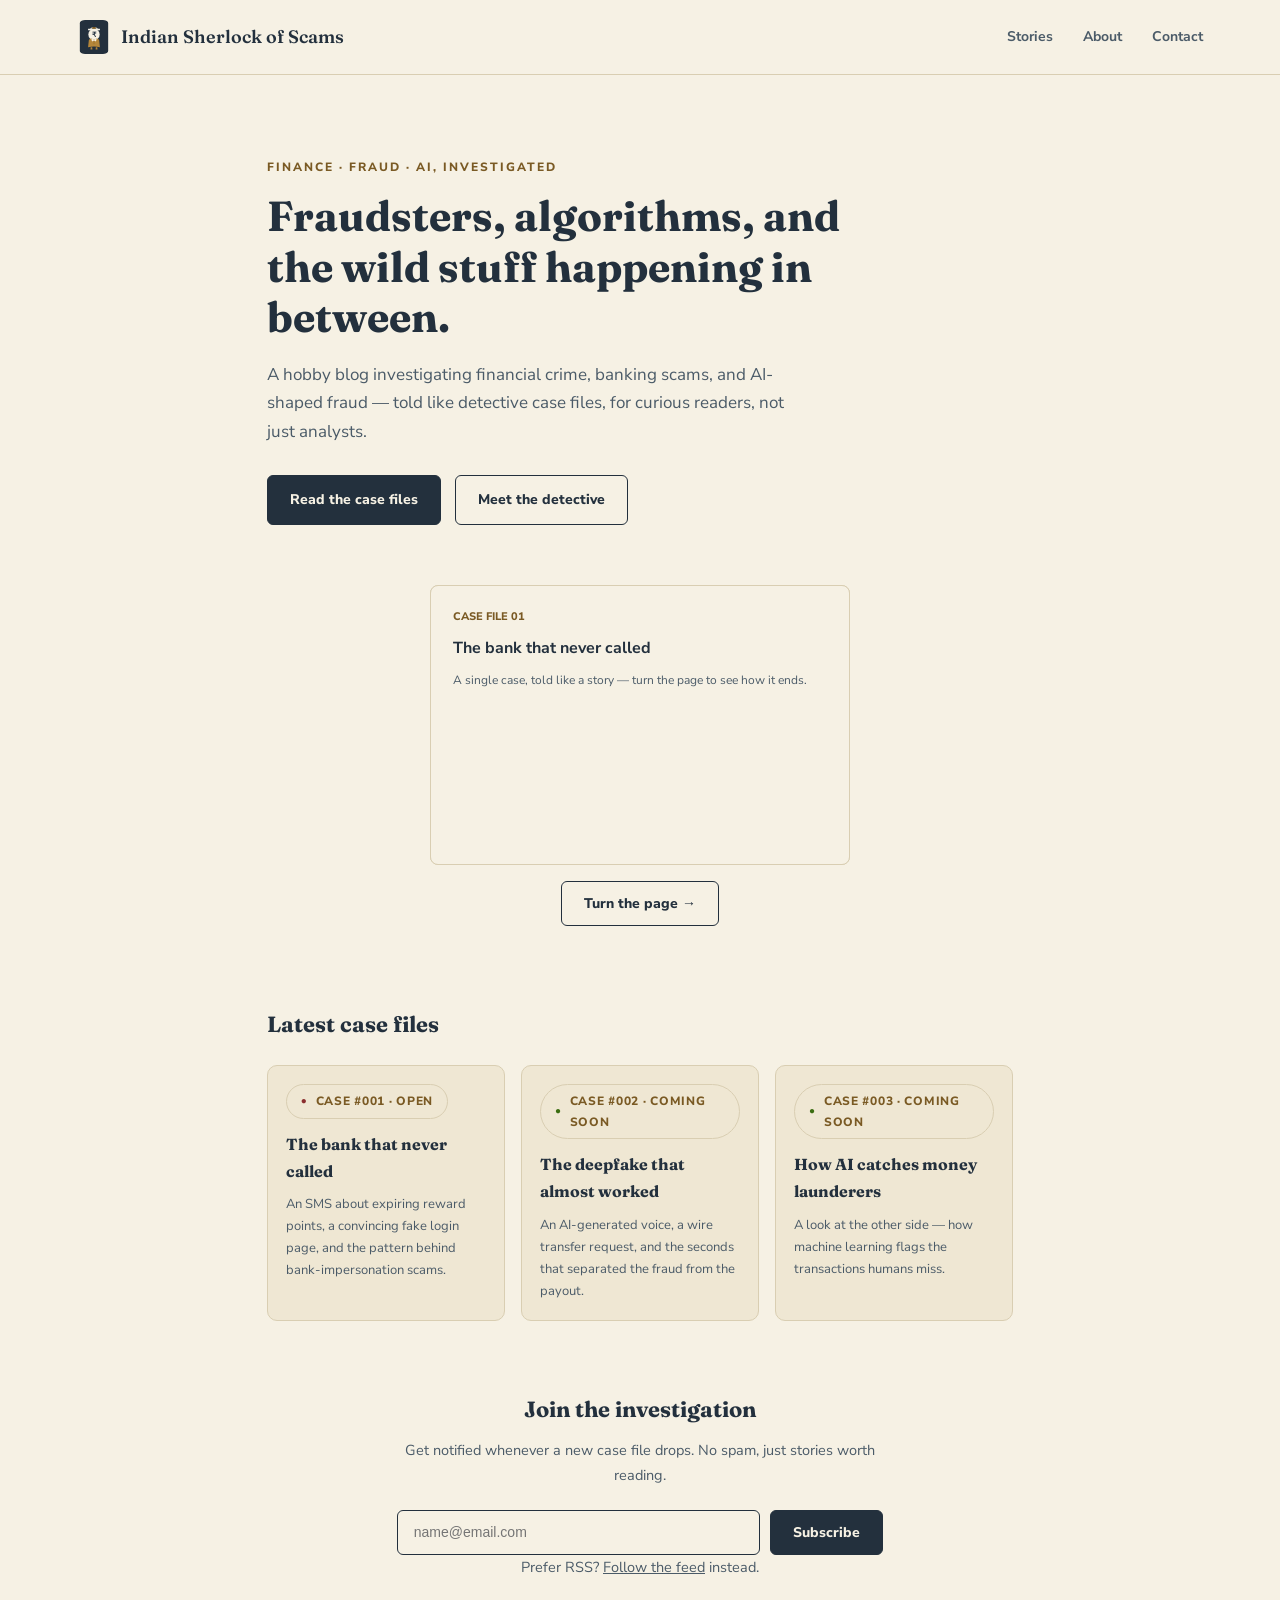
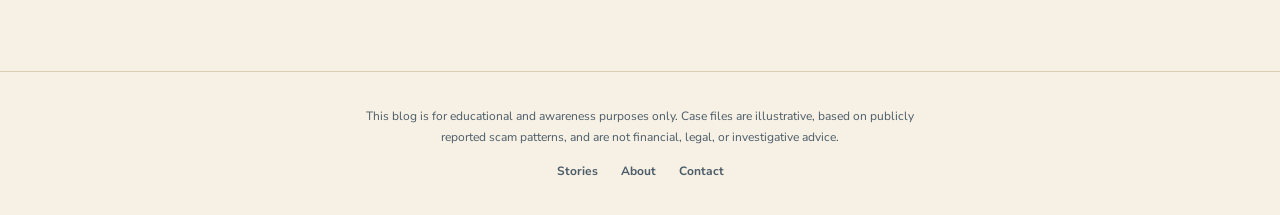
<file: index.html>
<!DOCTYPE html>
<html lang="en">
<head>
<meta charset="UTF-8">
<meta name="viewport" content="width=device-width, initial-scale=1.0">
<title>Indian Sherlock of Scams — Finance, fraud, and AI, investigated</title>
<meta name="description" content="A hobby blog investigating financial crime, banking fraud, and AI scams — told like detective case files.">
<link rel="icon" href="assets/logo-icon.svg" type="image/svg+xml">
<link rel="stylesheet" href="styles.css">
<style>
  @import url('https://fonts.googleapis.com/css2?family=Fraunces:wght@400;600;700&family=Nunito+Sans:wght@400;600;800&display=swap');

  .hero{
    max-width:900px;
    margin:0 auto;
    padding:70px 6vw 40px;
    position:relative;
    z-index:2;
  }
  .eyebrow{
    font-size:12px; font-weight:800; letter-spacing:2px;
    color:var(--gold-dark); margin-bottom:14px;
  }
  .hero h1{
    font-size:42px; line-height:1.2; margin:0 0 18px; max-width:640px;
  }
  .hero p.lede{
    font-size:17px; color:var(--ink-soft); max-width:520px; margin:0 0 28px;
  }
  .hero-actions{ display:flex; gap:14px; flex-wrap:wrap; }

  .book-scene{
    max-width:900px; margin:20px auto 0; padding:0 6vw 20px;
    position:relative; z-index:2;
  }
  .book{
    position:relative; max-width:420px; height:280px; margin:0 auto;
    perspective:1400px;
  }
  .book-base, .book-page{
    position:absolute; inset:0;
    background:var(--parchment-2);
    border:1px solid var(--line);
    border-radius:8px;
    padding:22px;
  }
  .book-page{
    transform-origin:left center;
    transition:transform 0.8s ease;
    background:var(--parchment);
  }
  .book-page p.k{ font-size:11px; color:var(--gold-dark); font-weight:800; margin:0 0 8px; }
  .book-page p.t{ font-size:16px; font-weight:700; margin:0 0 8px; }
  .book-page p.s{ font-size:12px; color:var(--ink-soft); margin:0; }
  #book-btn{ display:block; margin:16px auto 0; }

  section.latest{
    max-width:900px; margin:60px auto 0; padding:0 6vw;
    position:relative; z-index:2;
  }
  section.latest h2{ font-size:22px; margin:0 0 22px; }
  .case-grid{
    display:grid;
    grid-template-columns:repeat(auto-fit, minmax(220px,1fr));
    gap:16px;
  }
  .case-card{
    background:var(--parchment-2);
    border:1px solid var(--line);
    border-radius:10px;
    padding:18px;
    text-decoration:none;
    color:var(--ink);
    display:block;
    transition:transform 0.15s ease, border-color 0.15s ease;
  }
  .case-card:hover{ transform:translateY(-3px); border-color:var(--gold-dark); }
  .case-card .badge{ margin-bottom:12px; }
  .case-card h3{ font-size:16px; margin:0 0 8px; }
  .case-card p{ font-size:13px; color:var(--ink-soft); margin:0; }

  section.subscribe{
    max-width:640px; margin:70px auto 0; padding:0 6vw 70px;
    text-align:center; position:relative; z-index:2;
  }
  section.subscribe h2{ font-size:22px; margin:0 0 10px; }
  section.subscribe p{ color:var(--ink-soft); margin:0 0 22px; font-size:14.5px; }
  .sub-form{ display:flex; gap:10px; flex-wrap:wrap; justify-content:center; }
  .sub-form input[type=email]{
    flex:1; min-width:220px; padding:12px 16px;
    border:1px solid var(--ink); border-radius:6px;
    font-size:14px; background:var(--parchment);
  }
  .sub-note{ font-size:12px; color:var(--ink-soft); margin-top:12px; }
</style>
</head>
<body>

<a class="skip-link" href="#main">Skip to content</a>

<span class="note" style="left:8vw; animation-duration:22s; animation-delay:0s;">&#8377;</span>
<span class="note" style="left:26vw; animation-duration:28s; animation-delay:4s; font-size:22px;">&#36;</span>
<span class="note" style="left:48vw; animation-duration:19s; animation-delay:2s; font-size:30px;">&#8377;</span>
<span class="note" style="left:68vw; animation-duration:25s; animation-delay:6s;">&#163;</span>
<span class="note" style="left:86vw; animation-duration:21s; animation-delay:1s; font-size:24px;">&#8377;</span>

<header class="site-header">
  <a class="brand" href="index.html"><img src="assets/logo-icon.svg" alt="">Indian Sherlock of Scams</a>
  <button class="nav-toggle" aria-label="Toggle menu" onclick="document.querySelector('.site-nav').classList.toggle('open')">&#9776;</button>
  <nav class="site-nav">
    <a href="stories.html">Stories</a>
    <a href="about.html">About</a>
    <a href="contact.html">Contact</a>
  </nav>
</header>

<main id="main">
  <section class="hero">
    <p class="eyebrow">FINANCE &middot; FRAUD &middot; AI, INVESTIGATED</p>
    <h1>Fraudsters, algorithms, and the wild stuff happening in between.</h1>
    <p class="lede">A hobby blog investigating financial crime, banking scams, and AI-shaped fraud &mdash; told like detective case files, for curious readers, not just analysts.</p>
    <div class="hero-actions">
      <a class="btn btn-primary" href="stories.html">Read the case files</a>
      <a class="btn btn-secondary" href="about.html">Meet the detective</a>
    </div>
  </section>

  <section class="book-scene">
    <div class="book">
      <div class="book-base">
        <p class="k">CASE FILE 02</p>
        <p class="t">The deepfake that almost worked</p>
        <p class="s">Underneath, the next case is already waiting to be turned to.</p>
      </div>
      <div class="book-page" id="flip-page">
        <p class="k">CASE FILE 01</p>
        <p class="t">The bank that never called</p>
        <p class="s">A single case, told like a story &mdash; turn the page to see how it ends.</p>
      </div>
    </div>
    <button class="btn btn-secondary" id="book-btn">Turn the page &#8594;</button>
  </section>

  <section class="latest">
    <h2>Latest case files</h2>
    <div class="case-grid">
      <a class="case-card" href="posts/case-file-01.html">
        <span class="badge open">CASE #001 &middot; OPEN</span>
        <h3>The bank that never called</h3>
        <p>An SMS about expiring reward points, a convincing fake login page, and the pattern behind bank-impersonation scams.</p>
      </a>
      <a class="case-card" href="stories.html">
        <span class="badge solved">CASE #002 &middot; COMING SOON</span>
        <h3>The deepfake that almost worked</h3>
        <p>An AI-generated voice, a wire transfer request, and the seconds that separated the fraud from the payout.</p>
      </a>
      <a class="case-card" href="stories.html">
        <span class="badge solved">CASE #003 &middot; COMING SOON</span>
        <h3>How AI catches money launderers</h3>
        <p>A look at the other side &mdash; how machine learning flags the transactions humans miss.</p>
      </a>
    </div>
  </section>

  <section class="subscribe">
    <h2>Join the investigation</h2>
    <p>Get notified whenever a new case file drops. No spam, just stories worth reading.</p>
    <form class="sub-form" name="subscribe" method="POST" data-netlify="true" action="/thank-you.html">
      <input type="hidden" name="form-name" value="subscribe">
      <input type="email" name="email" placeholder="name@email.com" required>
      <button class="btn btn-primary" type="submit">Subscribe</button>
    </form>
    <p class="sub-note">Prefer RSS? <a href="rss.xml">Follow the feed</a> instead.</p>
  </section>
</main>

<footer class="site-footer">
  <p class="disclaimer">This blog is for educational and awareness purposes only. Case files are illustrative, based on publicly reported scam patterns, and are not financial, legal, or investigative advice.</p>
  <div class="foot-links">
    <a href="stories.html">Stories</a>
    <a href="about.html">About</a>
    <a href="contact.html">Contact</a>
  </div>
</footer>

<script>
  let flipped = false;
  document.getElementById('book-btn').addEventListener('click', function(){
    const page = document.getElementById('flip-page');
    flipped = !flipped;
    page.style.transform = flipped ? 'rotateY(-160deg)' : 'rotateY(0deg)';
  });
</script>

</body>
</html>
</file>
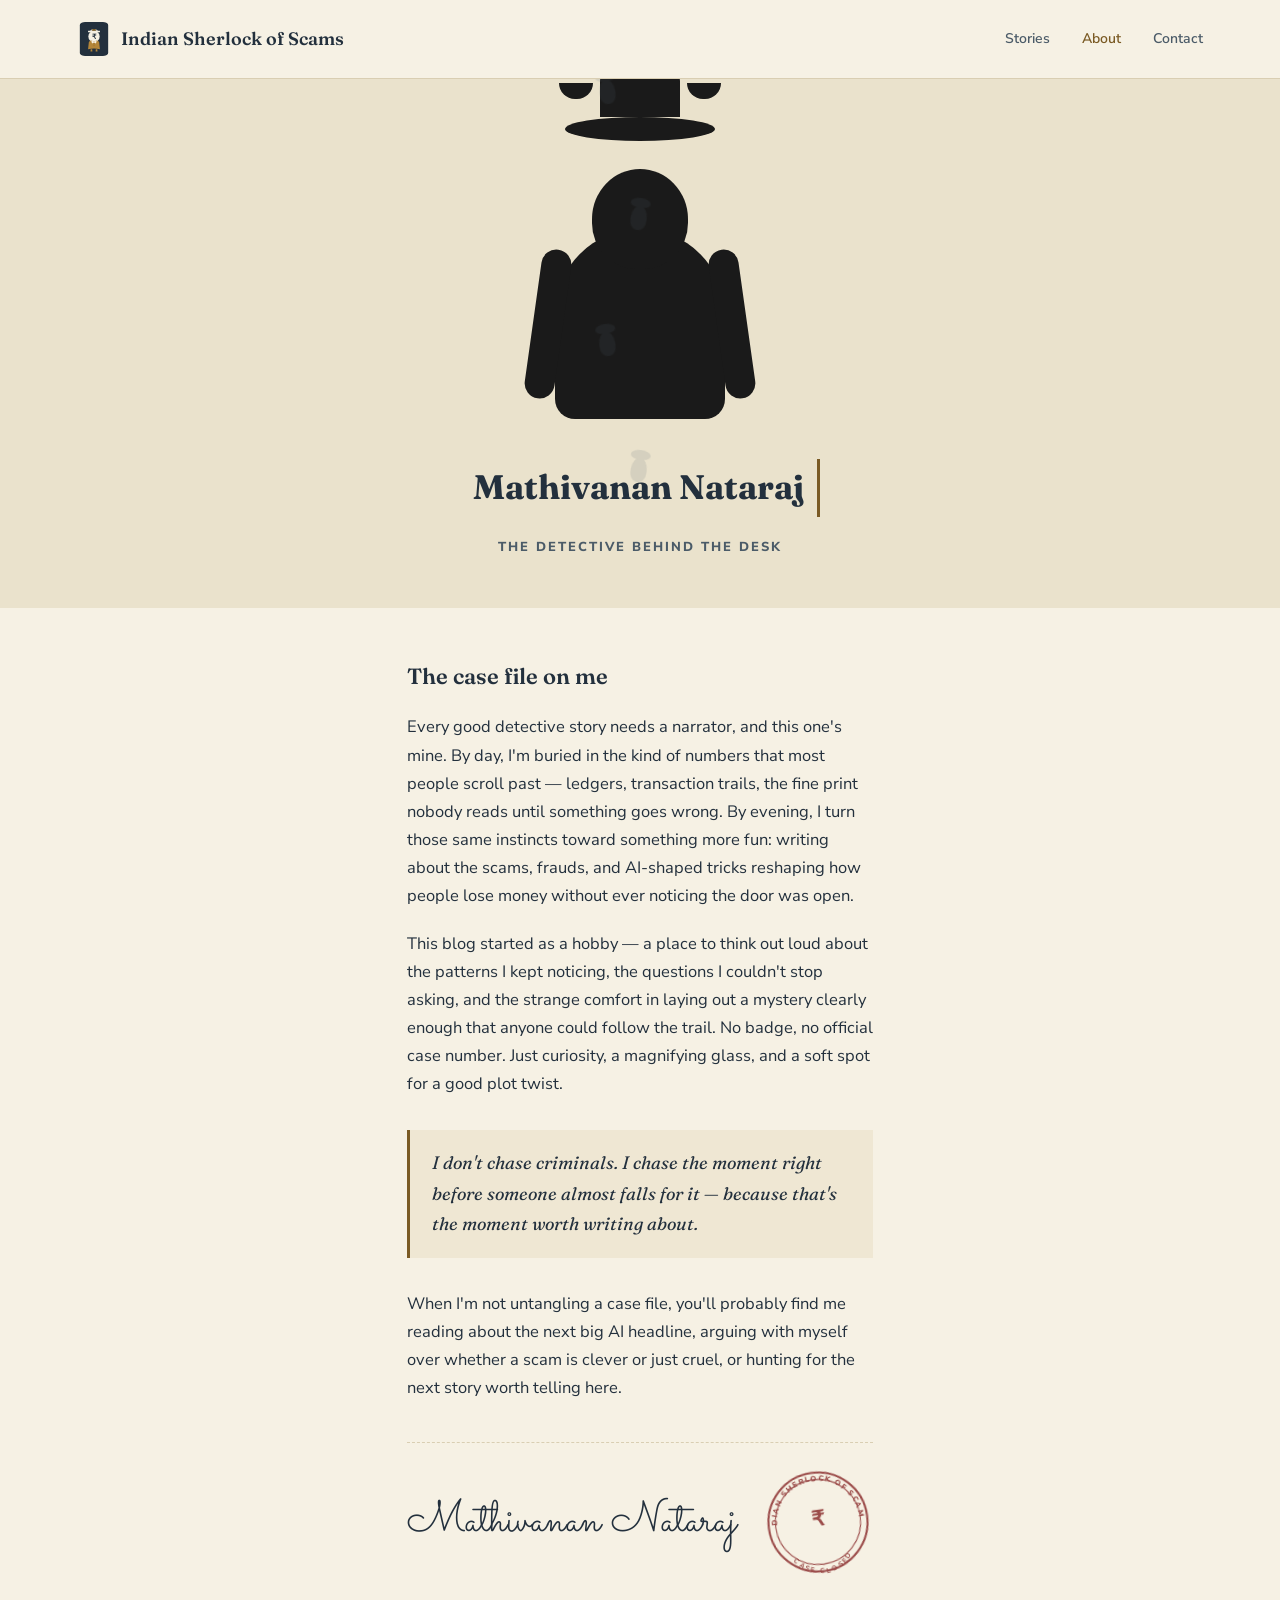
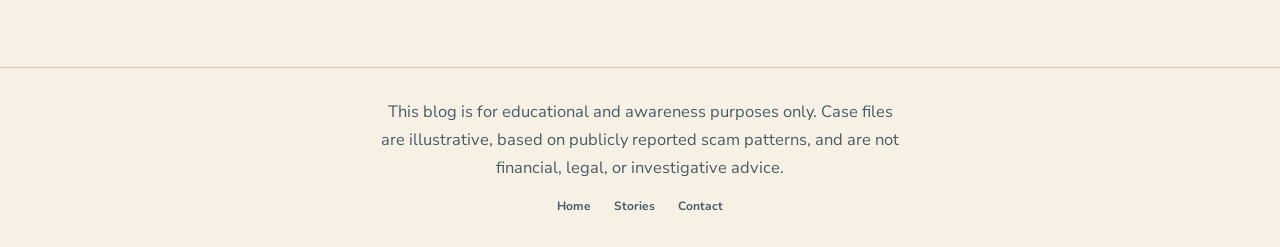
<file: about.html>
<!DOCTYPE html>
<html lang="en">
<head>
<meta charset="UTF-8">
<meta name="viewport" content="width=device-width, initial-scale=1.0">
<title>About the Detective | Indian Sherlock of Scams</title>
<link rel="icon" href="assets/logo-icon.svg" type="image/svg+xml">
<style>
  @import url('https://fonts.googleapis.com/css2?family=Fraunces:wght@400;600;700&family=Nunito+Sans:wght@400;600;800&family=Sacramento&display=swap');

  :root{
    --ink: #23303D;
    --ink-soft: #4B5B68;
    --parchment: #F6F1E4;
    --parchment-2: #EFE7D3;
    --gold: #B4863A;
    --gold-dark: #7A5A24;
    --line: #D9CEB2;
  }

  *{ box-sizing:border-box; }

  body{
    margin:0;
    background:var(--parchment);
    color:var(--ink);
    font-family:'Nunito Sans', sans-serif;
    line-height:1.7;
  }

  .footprint{
    position:fixed;
    left:calc(50% - 30px);
    width:26px; height:36px;
    z-index:1;
    opacity:0;
    pointer-events:none;
    animation-duration:0.9s;
    animation-timing-function:ease;
    animation-fill-mode:forwards;
  }
  .footprint::before{
    content:'';
    position:absolute;
    left:5px; top:8px;
    width:16px; height:24px;
    background:var(--ink-soft);
    border-radius:60% 60% 50% 50%;
  }
  .footprint::after{
    content:'';
    position:absolute;
    left:3px; top:0;
    width:20px; height:10px;
    background:var(--ink-soft);
    border-radius:50%;
  }
  .footprint.left{ transform:translateX(-16px) rotate(-8deg); animation-name:footfadeLeft; }
  .footprint.right{ transform:translateX(16px) rotate(8deg); animation-name:footfadeRight; }

  @keyframes footfadeLeft{
    0%{ opacity:0; transform:translateX(-16px) translateY(-6px) rotate(-8deg) scale(0.9); }
    100%{ opacity:0.14; transform:translateX(-16px) translateY(0) rotate(-8deg) scale(1); }
  }
  @keyframes footfadeRight{
    0%{ opacity:0; transform:translateX(16px) translateY(-6px) rotate(8deg) scale(0.9); }
    100%{ opacity:0.14; transform:translateX(16px) translateY(0) rotate(8deg) scale(1); }
  }

  @media (prefers-reduced-motion: reduce){
    .footprint{ animation:none; opacity:0.1; }
  }

  header{
    display:flex;
    justify-content:space-between;
    align-items:center;
    padding:22px 6vw;
    border-bottom:1px solid var(--line);
    background:var(--parchment);
    position:relative;
    z-index:5;
  }
  .brand{
    display:flex;
    align-items:center;
    gap:10px;
    font-family:'Fraunces', serif;
    font-weight:600;
    font-size:18px;
    text-decoration:none;
    color:var(--ink);
  }
  .brand img{ width:34px; height:34px; border-radius:8px; }
  nav a{
    color:var(--ink-soft);
    text-decoration:none;
    margin-left:28px;
    font-size:14px;
    font-weight:600;
  }
  nav a.active{ color:var(--gold-dark); }
  .nav-toggle{ display:none; }

  @media (max-width:640px){
    nav{
      position:fixed; top:0; right:-260px;
      width:240px; height:100vh;
      background:var(--parchment-2);
      flex-direction:column;
      padding:80px 24px;
      transition:right 0.25s ease;
      z-index:10;
    }
    nav.open{ right:0; }
    nav a{ display:block; margin:0 0 20px; font-size:16px; }
    .nav-toggle{ display:block; background:none; border:none; font-size:22px; cursor:pointer; color:var(--ink); }
  }

  .stage{
    display:flex;
    justify-content:center;
    padding:60px 20px 10px;
    background:#EAE2CC;
  }

  .figure{
    position:relative;
    width:220px;
    height:280px;
  }

  .coat{
    position:absolute;
    bottom:0; left:50%;
    transform:translateX(-50%);
    width:170px; height:190px;
    background:#1A1A1A;
    border-radius:85px 85px 20px 20px;
  }
  .coat::before, .coat::after{
    content:'';
    position:absolute;
    top:20px;
    width:30px; height:150px;
    background:#1A1A1A;
    border-radius:20px;
  }
  .coat::before{ left:-22px; transform:rotate(8deg); }
  .coat::after{ right:-22px; transform:rotate(-8deg); }

  .head{
    position:absolute;
    top:30px; left:50%;
    transform:translateX(-50%);
    width:96px; height:100px;
    background:#1A1A1A;
    border-radius:50% 50% 46% 46%;
  }

  .hat{
    position:absolute;
    top:-58px; left:50%;
    transform:translateX(-50%) translateY(-120px);
    width:150px;
    opacity:0;
    animation:dropHat 1.1s ease-out 0.4s forwards;
  }
  .hat .brim{
    width:150px; height:24px;
    background:#1A1A1A;
    border-radius:50%;
  }
  .hat .crown{
    width:80px; height:50px;
    background:#1A1A1A;
    border-radius:14px 14px 0 0;
    margin:-14px auto 0;
  }
  .hat .flap-l, .hat .flap-r{
    position:absolute;
    top:2px;
    width:34px; height:16px;
    background:#1A1A1A;
    border-radius:0 0 16px 16px;
  }
  .hat .flap-l{ left:-6px; }
  .hat .flap-r{ right:-6px; }

  @keyframes dropHat{
    0%{ opacity:0; transform:translateX(-50%) translateY(-120px) rotate(-8deg); }
    70%{ opacity:1; transform:translateX(-50%) translateY(4px) rotate(3deg); }
    100%{ opacity:1; transform:translateX(-50%) translateY(0) rotate(0deg); }
  }

  .namewrap{
    text-align:center;
    padding:30px 20px 50px;
    background:#EAE2CC;
  }
  .name{
    font-family:'Fraunces', serif;
    font-weight:700;
    font-size:34px;
    color:var(--ink);
    white-space:nowrap;
    overflow:hidden;
    border-right:3px solid var(--gold-dark);
    display:inline-block;
    width:0;
    animation:type 1.4s steps(18) 1.6s forwards, blink 0.8s step-end infinite 1.6s;
  }
  @keyframes type{ to{ width:15ch; } }
  @keyframes blink{ 50%{ border-color:transparent; } }

  .role{
    font-size:13px;
    letter-spacing:2px;
    color:var(--ink-soft);
    margin-top:10px;
    font-weight:800;
  }

  main{
    max-width:620px;
    margin:0 auto;
    padding:50px 6vw 90px;
  }

  h2{
    font-family:'Fraunces', serif;
    font-size:22px;
    font-weight:600;
    margin:0 0 18px;
  }
  p{ font-size:16.5px; margin:0 0 20px; }

  blockquote{
    margin:32px 0;
    padding:18px 22px;
    background:var(--parchment-2);
    border-left:3px solid var(--gold-dark);
  }
  blockquote p{
    margin:0;
    font-family:'Fraunces', serif;
    font-style:italic;
    font-size:18px;
  }

  .sign-off{
    display:flex;
    align-items:center;
    justify-content:space-between;
    gap:20px;
    margin-top:40px;
    padding-top:24px;
    border-top:1px dashed var(--line);
    flex-wrap:wrap;
  }
  .signature{
    font-family:'Sacramento', cursive;
    font-size:44px;
    color:var(--ink);
  }
  .stamp{
    width:110px; height:110px;
    opacity:0.85;
    transform:rotate(-8deg);
    flex-shrink:0;
  }

  footer{
    text-align:center;
    padding:30px;
    font-size:12px;
    color:var(--ink-soft);
    border-top:1px solid var(--line);
  }
  footer .disclaimer{ max-width:520px; margin:0 auto 14px; }
  footer .foot-links a{ text-decoration:none; color:var(--ink-soft); margin:0 10px; font-weight:700; }
</style>
</head>
<body>

<div class="footprint left" style="top:8vh; animation-delay:0.2s;"></div>
<div class="footprint right" style="top:22vh; animation-delay:1.1s;"></div>
<div class="footprint left" style="top:36vh; animation-delay:2s;"></div>
<div class="footprint right" style="top:50vh; animation-delay:2.9s;"></div>

<header class="site-header">
  <a class="brand" href="index.html"><img src="assets/logo-icon.svg" alt="">Indian Sherlock of Scams</a>
  <button class="nav-toggle" aria-label="Toggle menu" onclick="document.querySelector('.site-nav').classList.toggle('open')">&#9776;</button>
  <nav class="site-nav">
    <a href="stories.html">Stories</a>
    <a href="about.html" class="active">About</a>
    <a href="contact.html">Contact</a>
  </nav>
</header>

<div class="stage">
  <div class="figure">
    <div class="coat"></div>
    <div class="head"></div>
    <div class="hat">
      <div class="flap-l"></div>
      <div class="flap-r"></div>
      <div class="crown"></div>
      <div class="brim"></div>
    </div>
  </div>
</div>

<div class="namewrap">
  <div class="name">Mathivanan Nataraj</div>
  <div class="role">THE DETECTIVE BEHIND THE DESK</div>
</div>

<main>
  <h2>The case file on me</h2>
  <p>Every good detective story needs a narrator, and this one's mine. By day, I'm buried in the kind of numbers that most people scroll past — ledgers, transaction trails, the fine print nobody reads until something goes wrong. By evening, I turn those same instincts toward something more fun: writing about the scams, frauds, and AI-shaped tricks reshaping how people lose money without ever noticing the door was open.</p>

  <p>This blog started as a hobby — a place to think out loud about the patterns I kept noticing, the questions I couldn't stop asking, and the strange comfort in laying out a mystery clearly enough that anyone could follow the trail. No badge, no official case number. Just curiosity, a magnifying glass, and a soft spot for a good plot twist.</p>

  <blockquote>
    <p>I don't chase criminals. I chase the moment right before someone almost falls for it — because that's the moment worth writing about.</p>
  </blockquote>

  <p>When I'm not untangling a case file, you'll probably find me reading about the next big AI headline, arguing with myself over whether a scam is clever or just cruel, or hunting for the next story worth telling here.</p>

  <div class="sign-off">
    <div class="signature">Mathivanan Nataraj</div>
    <svg class="stamp" viewBox="0 0 160 160" xmlns="http://www.w3.org/2000/svg">
      <defs>
        <path id="stamp-arc-top" d="M 20,80 A 60,60 0 0 1 140,80"/>
        <path id="stamp-arc-bottom" d="M 30,105 A 50,50 0 0 0 130,105"/>
      </defs>
      <circle cx="80" cy="80" r="72" fill="none" stroke="#8B2E2E" stroke-width="3"/>
      <circle cx="80" cy="80" r="62" fill="none" stroke="#8B2E2E" stroke-width="1.5"/>
      <text font-family="'Nunito Sans', sans-serif" font-size="11" font-weight="800" letter-spacing="2" fill="#8B2E2E">
        <textPath href="#stamp-arc-top" startOffset="50%" text-anchor="middle">INDIAN SHERLOCK OF SCAMS</textPath>
      </text>
      <text font-family="'Nunito Sans', sans-serif" font-size="10" font-weight="700" letter-spacing="3" fill="#8B2E2E">
        <textPath href="#stamp-arc-bottom" startOffset="50%" text-anchor="middle">CASE CLOSED</textPath>
      </text>
      <text x="80" y="86" font-family="Georgia, serif" font-weight="700" font-size="30" fill="#8B2E2E" text-anchor="middle">&#8377;</text>
    </svg>
  </div>
</main>

<footer class="site-footer">
  <p class="disclaimer">This blog is for educational and awareness purposes only. Case files are illustrative, based on publicly reported scam patterns, and are not financial, legal, or investigative advice.</p>
  <div class="foot-links">
    <a href="index.html">Home</a>
    <a href="stories.html">Stories</a>
    <a href="contact.html">Contact</a>
  </div>
</footer>

</body>
</html>
</file>
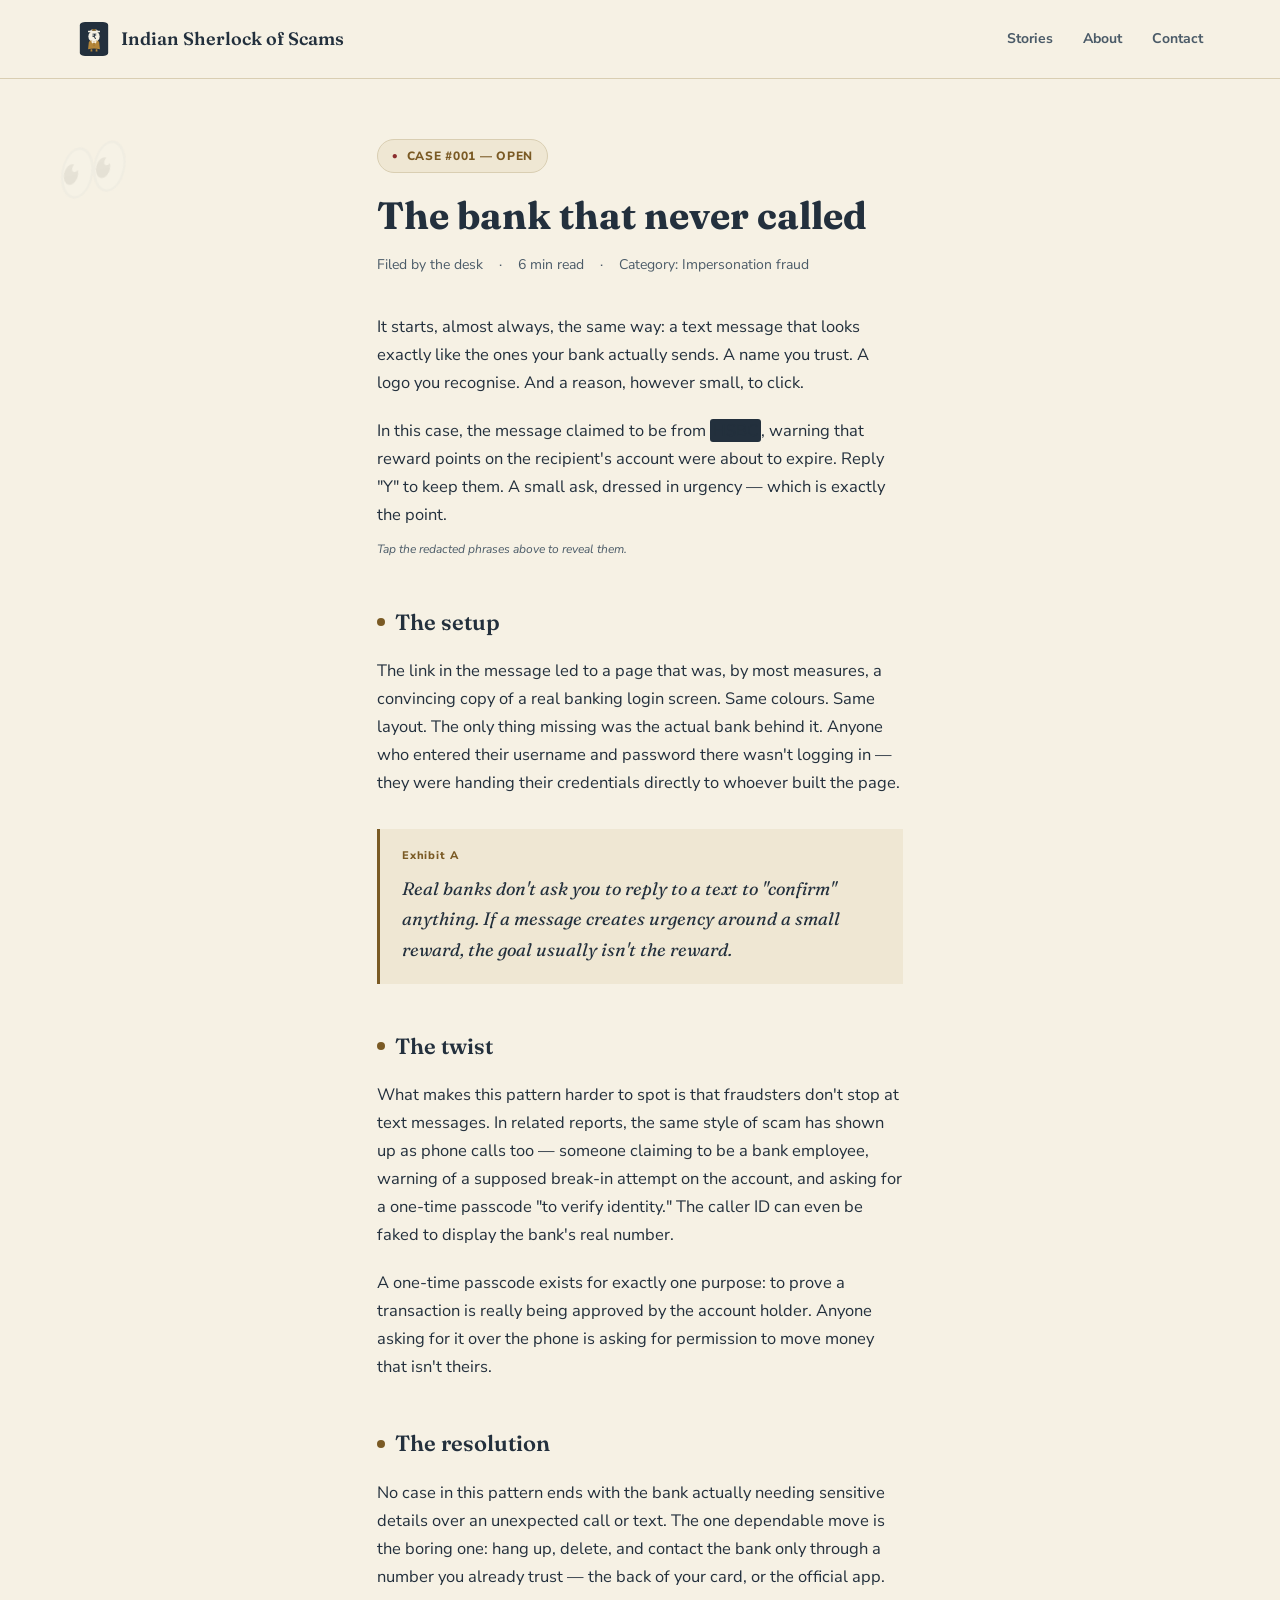
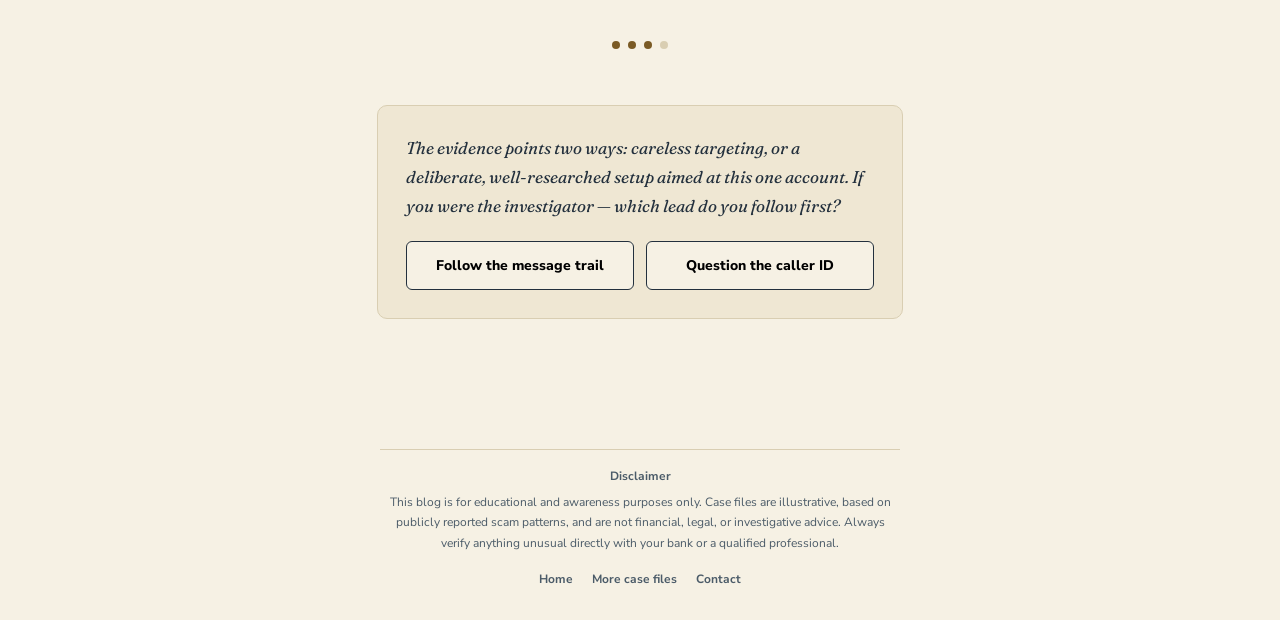
<file: case-file-01.html>
<!DOCTYPE html>
<html lang="en">
<head>
<meta charset="UTF-8">
<meta name="viewport" content="width=device-width, initial-scale=1.0">
<title>Case File 01 — The Bank That Never Called | Indian Sherlock of Scams</title>
<link rel="icon" href="../assets/logo-icon.svg" type="image/svg+xml">
<style>
  @import url('https://fonts.googleapis.com/css2?family=Fraunces:wght@400;600;700&family=Nunito+Sans:wght@400;600;800&display=swap');

  :root{
    --ink: #23303D;
    --ink-soft: #4B5B68;
    --parchment: #F6F1E4;
    --parchment-2: #EFE7D3;
    --gold: #B4863A;
    --gold-dark: #7A5A24;
    --redact: #23303D;
    --line: #D9CEB2;
  }

  *{ box-sizing: border-box; }

  body{
    margin:0;
    background:var(--parchment);
    color:var(--ink);
    font-family:'Nunito Sans', sans-serif;
    line-height:1.7;
  }

  .bg-motif{
    position:fixed;
    opacity:0.08;
    color:var(--ink);
    pointer-events:none;
    z-index:0;
  }

  .note{
    position:fixed;
    top:-60px;
    font-size:26px;
    opacity:0.16;
    color:var(--gold-dark);
    pointer-events:none;
    z-index:0;
    animation-name:drift;
    animation-timing-function:linear;
    animation-iteration-count:infinite;
  }

  @keyframes drift{
    0%{ transform:translateY(-10vh) translateX(0) rotate(0deg); }
    50%{ transform:translateY(50vh) translateX(30px) rotate(180deg); }
    100%{ transform:translateY(110vh) translateX(-20px) rotate(360deg); }
  }

  @media (prefers-reduced-motion: reduce){
    .note{ animation:none; opacity:0.05; }
  }

  header{
    position:relative;
    z-index:5;
    display:flex;
    justify-content:space-between;
    align-items:center;
    padding:22px 6vw;
    border-bottom:1px solid var(--line);
    background:var(--parchment);
  }

  #post-nav a{ color:var(--ink-soft); text-decoration:none; margin-left:26px; font-size:14px; font-weight:700; }

  @media (max-width:640px){
    #post-nav{
      position:fixed; top:0; right:-260px; width:240px; height:100vh;
      background:var(--parchment-2); flex-direction:column; padding:80px 24px;
      transition:right 0.25s ease; z-index:10; display:flex;
    }
    #post-nav.open{ right:0; }
    #post-nav a{ display:block; margin:0 0 20px; font-size:16px; }
    .nav-toggle-btn{ display:block !important; }
  }

  .brand{
    font-family:'Fraunces', serif;
    font-weight:600;
    font-size:18px;
    display:flex;
    align-items:center;
    gap:10px;
  }

  .brand .glass{
    width:26px; height:26px;
    border-radius:50%;
    border:2px solid var(--gold-dark);
    position:relative;
  }
  .brand .glass::after{
    content:'';
    position:absolute;
    width:10px; height:2px;
    background:var(--gold-dark);
    bottom:-6px; right:-6px;
    transform:rotate(45deg);
  }

  nav a{
    color:var(--ink-soft);
    text-decoration:none;
    margin-left:28px;
    font-size:14px;
    font-weight:600;
  }

  main{
    max-width:680px;
    margin:0 auto;
    padding:60px 6vw 100px;
    position:relative;
    z-index:2;
  }

  .badge{
    display:inline-flex;
    align-items:center;
    gap:8px;
    background:var(--parchment-2);
    border:1px solid var(--line);
    color:var(--gold-dark);
    font-size:12px;
    font-weight:800;
    letter-spacing:0.06em;
    padding:6px 14px;
    border-radius:999px;
    margin-bottom:20px;
  }
  .badge::before{ content:'●'; color:#8B2E2E; font-size:10px; }

  h1{
    font-family:'Fraunces', serif;
    font-size:38px;
    font-weight:700;
    line-height:1.2;
    margin:0 0 14px;
    border-right:2px solid transparent;
  }
  h1.typing{
    white-space:normal;
    overflow:hidden;
    border-right:2px solid var(--gold-dark);
  }

  .byline{
    font-size:14px;
    color:var(--ink-soft);
    margin-bottom:36px;
    display:flex;
    gap:16px;
    flex-wrap:wrap;
  }

  p{ margin:0 0 20px; font-size:16.5px; }

  .redact{
    background:var(--redact);
    color:var(--redact);
    border-radius:3px;
    cursor:pointer;
    transition:background 0.25s ease, color 0.25s ease;
    padding:0 3px;
  }
  .redact:hover, .redact.revealed{
    background:var(--parchment-2);
    color:var(--ink);
  }
  .redact-hint{
    font-size:12px;
    color:var(--ink-soft);
    font-style:italic;
    margin:-10px 0 24px;
  }

  blockquote{
    margin:32px 0;
    padding:18px 22px;
    background:var(--parchment-2);
    border-left:3px solid var(--gold-dark);
    border-radius:0;
  }
  blockquote .exhibit{
    font-size:11px;
    font-weight:800;
    letter-spacing:0.08em;
    color:var(--gold-dark);
    display:block;
    margin-bottom:8px;
  }
  blockquote p{ margin:0; font-family:'Fraunces', serif; font-style:italic; font-size:18px; }

  h2{
    font-family:'Fraunces', serif;
    font-size:22px;
    font-weight:600;
    margin:44px 0 16px;
    display:flex;
    align-items:center;
    gap:10px;
  }
  h2::before{
    content:'';
    width:8px; height:8px;
    background:var(--gold-dark);
    border-radius:50%;
    display:inline-block;
  }

  .progress-dots{
    display:flex;
    gap:8px;
    justify-content:center;
    margin:50px 0 10px;
  }
  .progress-dots span{
    width:8px; height:8px;
    border-radius:50%;
    background:var(--line);
  }
  .progress-dots span.active{ background:var(--gold-dark); }

  .verdict{
    margin-top:56px;
    padding:28px;
    background:var(--parchment-2);
    border:1px solid var(--line);
    border-radius:10px;
  }
  .verdict p.prompt{
    font-family:'Fraunces', serif;
    font-style:italic;
    font-size:17px;
    margin-bottom:20px;
  }
  .choices{
    display:flex;
    gap:12px;
    flex-wrap:wrap;
  }
  .choices button{
    flex:1;
    min-width:180px;
    padding:14px 16px;
    background:var(--parchment);
    border:1px solid var(--ink);
    border-radius:6px;
    font-family:'Nunito Sans', sans-serif;
    font-weight:800;
    font-size:14px;
    cursor:pointer;
    transition:transform 0.15s ease, background 0.15s ease;
  }
  .choices button:hover{ background:var(--ink); color:var(--parchment); }
  .choices button:active{ transform:scale(0.98); }

  .result{
    margin-top:16px;
    font-size:14px;
    color:var(--ink-soft);
    display:none;
  }
  .result.show{ display:block; }

  footer{
    text-align:center;
    padding:30px;
    font-size:12px;
    color:var(--ink-soft);
    position:relative;
    z-index:2;
  }

  @media (max-width:600px){
    h1{ font-size:28px; }
  }
</style>
</head>
<body>

<i class="bg-motif" style="top:120px; left:4vw; font-size:60px; transform:rotate(-12deg);">&#128064;</i>

<span class="note" style="left:8vw; animation-duration:22s; animation-delay:0s;">&#8377;</span>
<span class="note" style="left:22vw; animation-duration:28s; animation-delay:4s; font-size:22px;">&#36;</span>
<span class="note" style="left:40vw; animation-duration:19s; animation-delay:2s; font-size:30px;">&#8377;</span>
<span class="note" style="left:60vw; animation-duration:25s; animation-delay:6s;">&#163;</span>
<span class="note" style="left:78vw; animation-duration:21s; animation-delay:1s; font-size:24px;">&#8377;</span>
<span class="note" style="left:90vw; animation-duration:30s; animation-delay:8s; font-size:20px;">&#36;</span>

<header class="site-header" style="border-bottom:1px solid var(--line);">
  <a class="brand" href="../index.html" style="display:flex; align-items:center; gap:10px; text-decoration:none; color:var(--ink); font-family:'Fraunces',serif; font-weight:600; font-size:18px;"><img src="../assets/logo-icon.svg" alt="" style="width:34px;height:34px;border-radius:8px;">Indian Sherlock of Scams</a>
  <button class="nav-toggle-btn" aria-label="Toggle menu" onclick="document.getElementById('post-nav').classList.toggle('open')" style="display:none; background:none; border:none; font-size:22px; cursor:pointer; color:var(--ink);">&#9776;</button>
  <nav id="post-nav">
    <a href="../stories.html">Stories</a>
    <a href="../about.html">About</a>
    <a href="../contact.html">Contact</a>
  </nav>
</header>

<main>
  <div class="badge">CASE #001 — OPEN</div>
  <h1 id="headline" class="typing">The bank that never called</h1>
  <div class="byline">
    <span>Filed by the desk</span>
    <span>·</span>
    <span>6 min read</span>
    <span>·</span>
    <span>Category: Impersonation fraud</span>
  </div>

  <p>It starts, almost always, the same way: a text message that looks exactly like the ones your bank actually sends. A name you trust. A logo you recognise. And a reason, however small, to click.</p>

  <p>In this case, the message claimed to be from <span class="redact">HSBC</span>, warning that reward points on the recipient's account were about to expire. Reply "Y" to keep them. A small ask, dressed in urgency — which is exactly the point.</p>

  <p class="redact-hint">Tap the redacted phrases above to reveal them.</p>

  <h2>The setup</h2>
  <p>The link in the message led to a page that was, by most measures, a convincing copy of a real banking login screen. Same colours. Same layout. The only thing missing was the actual bank behind it. Anyone who entered their username and password there wasn't logging in — they were handing their credentials directly to whoever built the page.</p>

  <blockquote>
    <span class="exhibit">Exhibit A</span>
    <p>Real banks don't ask you to reply to a text to "confirm" anything. If a message creates urgency around a small reward, the goal usually isn't the reward.</p>
  </blockquote>

  <h2>The twist</h2>
  <p>What makes this pattern harder to spot is that fraudsters don't stop at text messages. In related reports, the same style of scam has shown up as phone calls too — someone claiming to be a bank employee, warning of a supposed break-in attempt on the account, and asking for a one-time passcode "to verify identity." The caller ID can even be faked to display the bank's real number.</p>

  <p>A one-time passcode exists for exactly one purpose: to prove a transaction is really being approved by the account holder. Anyone asking for it over the phone is asking for permission to move money that isn't theirs.</p>

  <h2>The resolution</h2>
  <p>No case in this pattern ends with the bank actually needing sensitive details over an unexpected call or text. The one dependable move is the boring one: hang up, delete, and contact the bank only through a number you already trust — the back of your card, or the official app.</p>

  <div class="progress-dots">
    <span class="active"></span><span class="active"></span><span class="active"></span><span></span>
  </div>

  <div class="verdict">
    <p class="prompt">The evidence points two ways: careless targeting, or a deliberate, well-researched setup aimed at this one account. If you were the investigator — which lead do you follow first?</p>
    <div class="choices">
      <button onclick="showResult(0)">Follow the message trail</button>
      <button onclick="showResult(1)">Question the caller ID</button>
    </div>
    <div class="result" id="result">
      <p id="result-text"></p>
    </div>
  </div>
</main>

<footer>
  <div style="max-width:520px; margin:0 auto; border-top:1px solid var(--line); padding-top:16px;">
    <strong style="display:block; margin-bottom:6px; color:var(--ink-soft);">Disclaimer</strong>
    This blog is for educational and awareness purposes only. Case files are illustrative, based on publicly reported scam patterns, and are not financial, legal, or investigative advice. Always verify anything unusual directly with your bank or a qualified professional.
    <div style="margin-top:16px;">
      <a href="../index.html" style="color:var(--ink-soft); text-decoration:none; font-weight:700; margin:0 8px;">Home</a>
      <a href="../stories.html" style="color:var(--ink-soft); text-decoration:none; font-weight:700; margin:0 8px;">More case files</a>
      <a href="../contact.html" style="color:var(--ink-soft); text-decoration:none; font-weight:700; margin:0 8px;">Contact</a>
    </div>
  </div>
</footer>

<script>
  const results = [
    "Good instinct. Most of these cases start with a bulk message sent to thousands of numbers at once — the fraud is wide, not personal, until someone actually replies.",
    "Sharp move. Caller ID can be spoofed to show a real bank number, which is exactly why a callback to a number you already trust is the only safe verification."
  ];
  function showResult(i){
    document.getElementById('result-text').textContent = results[i];
    document.getElementById('result').classList.add('show');
  }

  document.querySelectorAll('.redact').forEach(function(el){
    el.addEventListener('click', function(){ el.classList.toggle('revealed'); });
  });

  const headline = document.getElementById('headline');
  const fullText = headline.textContent;
  headline.textContent = '';
  let i = 0;
  function type(){
    if(i <= fullText.length){
      headline.textContent = fullText.slice(0, i);
      i++;
      setTimeout(type, 45);
    } else {
      headline.style.borderRight = 'none';
    }
  }
  type();
</script>

</body>
</html>
</file>
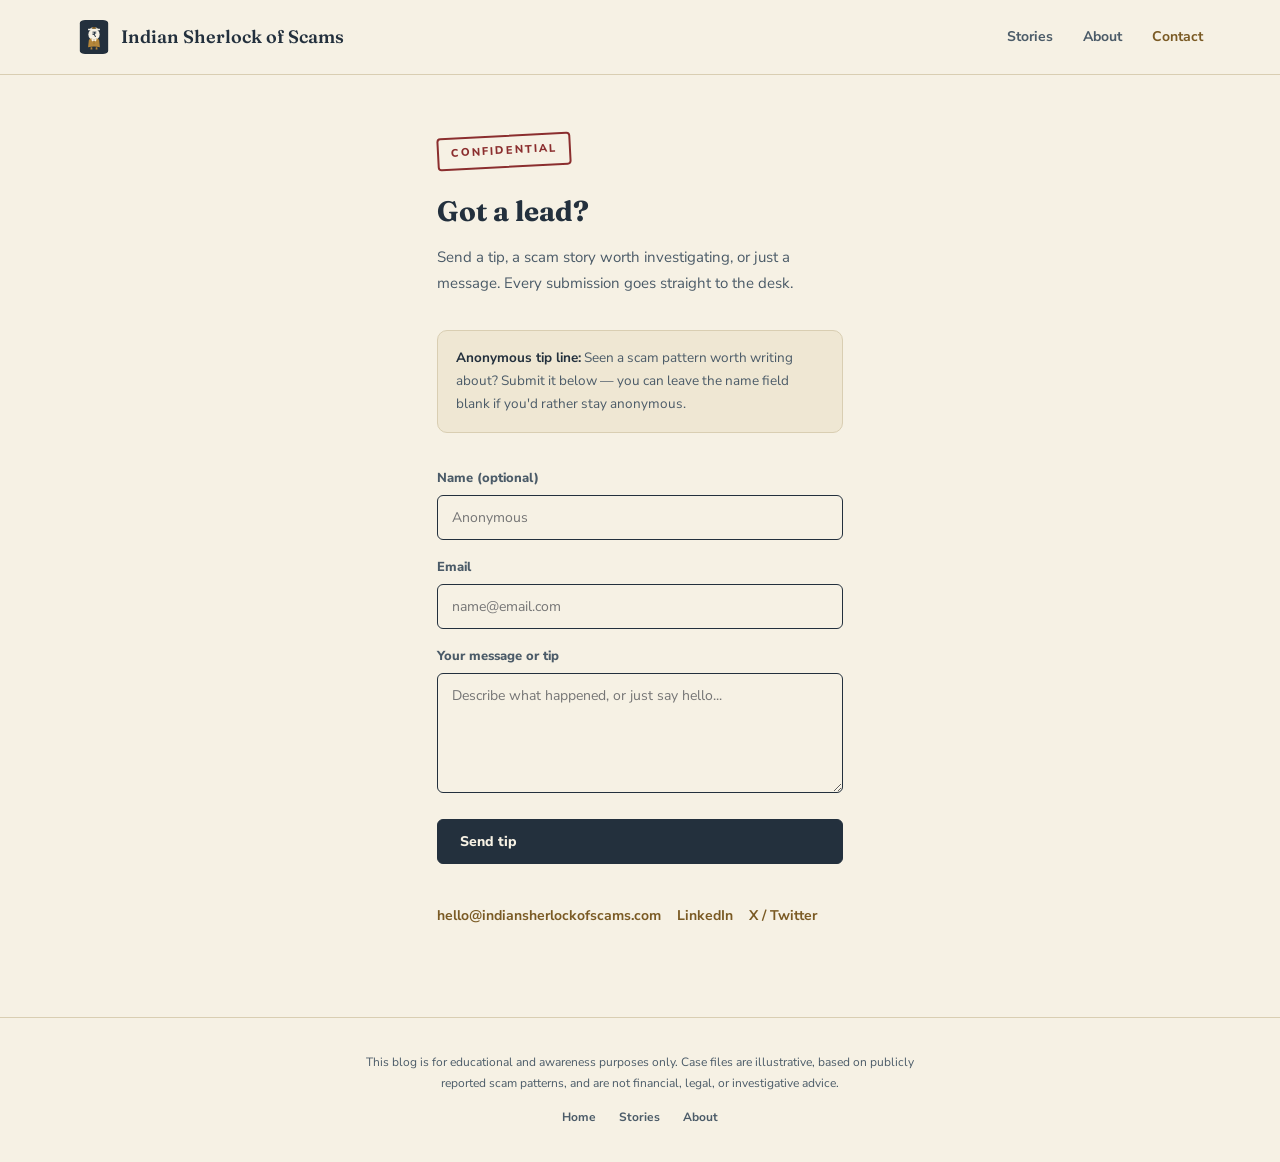
<file: contact.html>
<!DOCTYPE html>
<html lang="en">
<head>
<meta charset="UTF-8">
<meta name="viewport" content="width=device-width, initial-scale=1.0">
<title>Contact — Indian Sherlock of Scams</title>
<meta name="description" content="Send a tip, a story idea, or a message to Indian Sherlock of Scams.">
<link rel="icon" href="assets/logo-icon.svg" type="image/svg+xml">
<link rel="stylesheet" href="styles.css">
<style>
  @import url('https://fonts.googleapis.com/css2?family=Fraunces:wght@400;600;700&family=Nunito+Sans:wght@400;600;800&display=swap');

  main{ max-width:560px; margin:0 auto; padding:60px 6vw 90px; position:relative; z-index:2; }

  .confidential{
    display:inline-block;
    border:2px solid var(--stamp-red);
    color:var(--stamp-red);
    font-size:11px; font-weight:800; letter-spacing:2px;
    padding:5px 12px; border-radius:4px;
    transform:rotate(-3deg);
    margin-bottom:20px;
  }

  h1{ font-size:28px; margin:0 0 10px; }
  .lede{ color:var(--ink-soft); font-size:15px; margin:0 0 34px; }

  form{ display:flex; flex-direction:column; gap:16px; margin-bottom:40px; }
  label{ font-size:13px; font-weight:800; color:var(--ink-soft); margin-bottom:6px; display:block; }
  input, textarea{
    width:100%; padding:12px 14px;
    border:1px solid var(--ink); border-radius:6px;
    font-family:'Nunito Sans', sans-serif; font-size:14px;
    background:var(--parchment);
  }
  textarea{ min-height:120px; resize:vertical; }

  .tip-note{
    background:var(--parchment-2);
    border:1px solid var(--line);
    border-radius:10px;
    padding:16px 18px;
    font-size:13.5px;
    color:var(--ink-soft);
    margin-bottom:34px;
  }
  .tip-note strong{ color:var(--ink); }

  .links{ display:flex; gap:16px; flex-wrap:wrap; }
  .links a{ text-decoration:none; font-weight:700; font-size:14px; color:var(--gold-dark); }
</style>
</head>
<body>

<header class="site-header">
  <a class="brand" href="index.html"><img src="assets/logo-icon.svg" alt="">Indian Sherlock of Scams</a>
  <button class="nav-toggle" aria-label="Toggle menu" onclick="document.querySelector('.site-nav').classList.toggle('open')">&#9776;</button>
  <nav class="site-nav">
    <a href="stories.html">Stories</a>
    <a href="about.html">About</a>
    <a href="contact.html" class="active">Contact</a>
  </nav>
</header>

<main>
  <span class="confidential">CONFIDENTIAL</span>
  <h1>Got a lead?</h1>
  <p class="lede">Send a tip, a scam story worth investigating, or just a message. Every submission goes straight to the desk.</p>

  <div class="tip-note">
    <strong>Anonymous tip line:</strong> Seen a scam pattern worth writing about? Submit it below &mdash; you can leave the name field blank if you'd rather stay anonymous.
  </div>

  <form name="contact" method="POST" data-netlify="true" action="/thank-you.html">
    <input type="hidden" name="form-name" value="contact">
    <div>
      <label for="name">Name (optional)</label>
      <input type="text" id="name" name="name" placeholder="Anonymous">
    </div>
    <div>
      <label for="email">Email</label>
      <input type="email" id="email" name="email" placeholder="name@email.com" required>
    </div>
    <div>
      <label for="message">Your message or tip</label>
      <textarea id="message" name="message" placeholder="Describe what happened, or just say hello..." required></textarea>
    </div>
    <button class="btn btn-primary" type="submit">Send tip</button>
  </form>

  <div class="links">
    <a href="mailto:hello@indiansherlockofscams.com">hello@indiansherlockofscams.com</a>
    <a href="#">LinkedIn</a>
    <a href="#">X / Twitter</a>
  </div>
</main>

<footer class="site-footer">
  <p class="disclaimer">This blog is for educational and awareness purposes only. Case files are illustrative, based on publicly reported scam patterns, and are not financial, legal, or investigative advice.</p>
  <div class="foot-links">
    <a href="index.html">Home</a>
    <a href="stories.html">Stories</a>
    <a href="about.html">About</a>
  </div>
</footer>

</body>
</html>
</file>
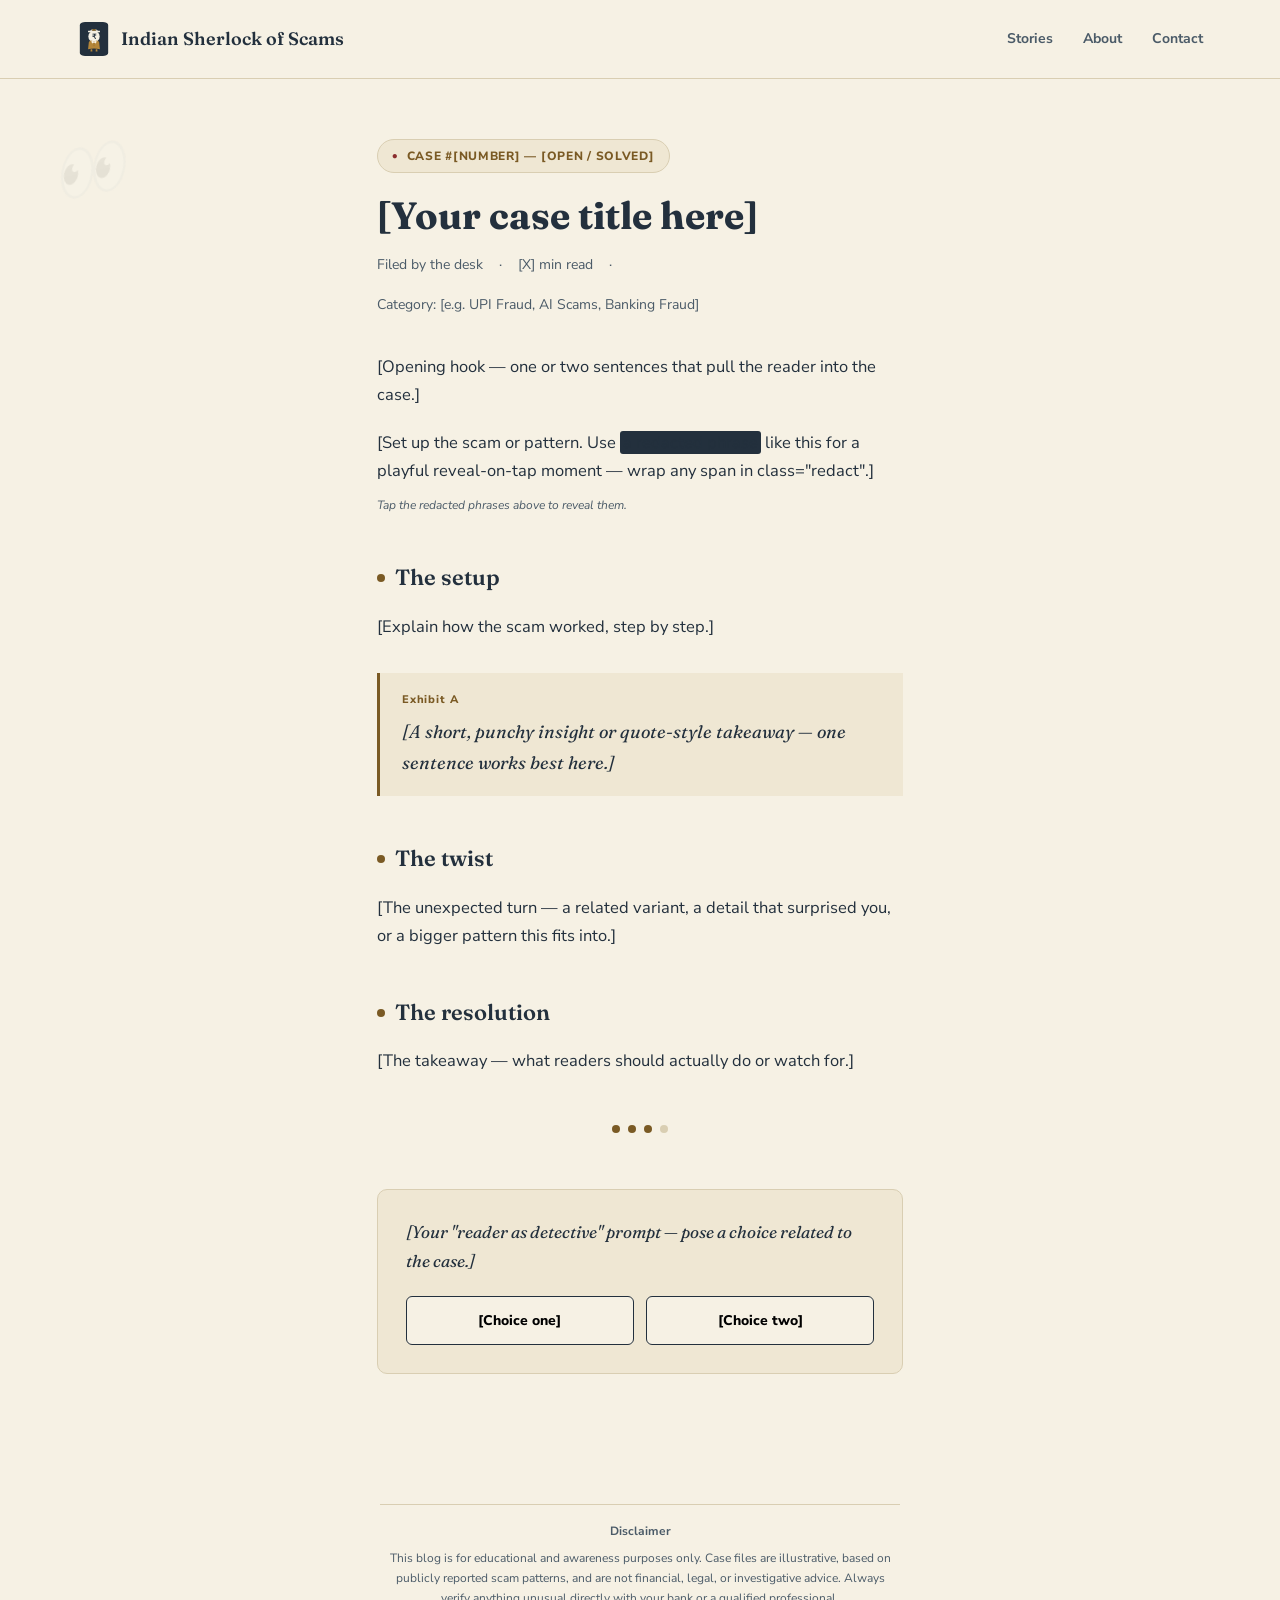
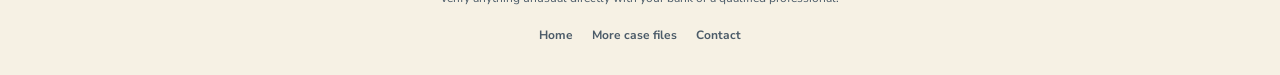
<file: post-template.html>
<!DOCTYPE html>
<html lang="en">
<head>
<meta charset="UTF-8">
<meta name="viewport" content="width=device-width, initial-scale=1.0">
<title>[CASE TITLE] | Indian Sherlock of Scams</title>
<link rel="icon" href="../assets/logo-icon.svg" type="image/svg+xml">
<style>
  @import url('https://fonts.googleapis.com/css2?family=Fraunces:wght@400;600;700&family=Nunito+Sans:wght@400;600;800&display=swap');

  :root{
    --ink: #23303D;
    --ink-soft: #4B5B68;
    --parchment: #F6F1E4;
    --parchment-2: #EFE7D3;
    --gold: #B4863A;
    --gold-dark: #7A5A24;
    --redact: #23303D;
    --line: #D9CEB2;
  }

  *{ box-sizing: border-box; }

  body{
    margin:0;
    background:var(--parchment);
    color:var(--ink);
    font-family:'Nunito Sans', sans-serif;
    line-height:1.7;
  }

  .bg-motif{
    position:fixed;
    opacity:0.08;
    color:var(--ink);
    pointer-events:none;
    z-index:0;
  }

  .note{
    position:fixed;
    top:-60px;
    font-size:26px;
    opacity:0.16;
    color:var(--gold-dark);
    pointer-events:none;
    z-index:0;
    animation-name:drift;
    animation-timing-function:linear;
    animation-iteration-count:infinite;
  }

  @keyframes drift{
    0%{ transform:translateY(-10vh) translateX(0) rotate(0deg); }
    50%{ transform:translateY(50vh) translateX(30px) rotate(180deg); }
    100%{ transform:translateY(110vh) translateX(-20px) rotate(360deg); }
  }

  @media (prefers-reduced-motion: reduce){
    .note{ animation:none; opacity:0.05; }
  }

  header{
    position:relative;
    z-index:5;
    display:flex;
    justify-content:space-between;
    align-items:center;
    padding:22px 6vw;
    border-bottom:1px solid var(--line);
    background:var(--parchment);
  }

  #post-nav a{ color:var(--ink-soft); text-decoration:none; margin-left:26px; font-size:14px; font-weight:700; }

  @media (max-width:640px){
    #post-nav{
      position:fixed; top:0; right:-260px; width:240px; height:100vh;
      background:var(--parchment-2); flex-direction:column; padding:80px 24px;
      transition:right 0.25s ease; z-index:10; display:flex;
    }
    #post-nav.open{ right:0; }
    #post-nav a{ display:block; margin:0 0 20px; font-size:16px; }
    .nav-toggle-btn{ display:block !important; }
  }

  .brand{
    font-family:'Fraunces', serif;
    font-weight:600;
    font-size:18px;
    display:flex;
    align-items:center;
    gap:10px;
  }

  .brand .glass{
    width:26px; height:26px;
    border-radius:50%;
    border:2px solid var(--gold-dark);
    position:relative;
  }
  .brand .glass::after{
    content:'';
    position:absolute;
    width:10px; height:2px;
    background:var(--gold-dark);
    bottom:-6px; right:-6px;
    transform:rotate(45deg);
  }

  nav a{
    color:var(--ink-soft);
    text-decoration:none;
    margin-left:28px;
    font-size:14px;
    font-weight:600;
  }

  main{
    max-width:680px;
    margin:0 auto;
    padding:60px 6vw 100px;
    position:relative;
    z-index:2;
  }

  .badge{
    display:inline-flex;
    align-items:center;
    gap:8px;
    background:var(--parchment-2);
    border:1px solid var(--line);
    color:var(--gold-dark);
    font-size:12px;
    font-weight:800;
    letter-spacing:0.06em;
    padding:6px 14px;
    border-radius:999px;
    margin-bottom:20px;
  }
  .badge::before{ content:'●'; color:#8B2E2E; font-size:10px; }

  h1{
    font-family:'Fraunces', serif;
    font-size:38px;
    font-weight:700;
    line-height:1.2;
    margin:0 0 14px;
    border-right:2px solid transparent;
  }
  h1.typing{
    white-space:normal;
    overflow:hidden;
    border-right:2px solid var(--gold-dark);
  }

  .byline{
    font-size:14px;
    color:var(--ink-soft);
    margin-bottom:36px;
    display:flex;
    gap:16px;
    flex-wrap:wrap;
  }

  p{ margin:0 0 20px; font-size:16.5px; }

  .redact{
    background:var(--redact);
    color:var(--redact);
    border-radius:3px;
    cursor:pointer;
    transition:background 0.25s ease, color 0.25s ease;
    padding:0 3px;
  }
  .redact:hover, .redact.revealed{
    background:var(--parchment-2);
    color:var(--ink);
  }
  .redact-hint{
    font-size:12px;
    color:var(--ink-soft);
    font-style:italic;
    margin:-10px 0 24px;
  }

  blockquote{
    margin:32px 0;
    padding:18px 22px;
    background:var(--parchment-2);
    border-left:3px solid var(--gold-dark);
    border-radius:0;
  }
  blockquote .exhibit{
    font-size:11px;
    font-weight:800;
    letter-spacing:0.08em;
    color:var(--gold-dark);
    display:block;
    margin-bottom:8px;
  }
  blockquote p{ margin:0; font-family:'Fraunces', serif; font-style:italic; font-size:18px; }

  h2{
    font-family:'Fraunces', serif;
    font-size:22px;
    font-weight:600;
    margin:44px 0 16px;
    display:flex;
    align-items:center;
    gap:10px;
  }
  h2::before{
    content:'';
    width:8px; height:8px;
    background:var(--gold-dark);
    border-radius:50%;
    display:inline-block;
  }

  .progress-dots{
    display:flex;
    gap:8px;
    justify-content:center;
    margin:50px 0 10px;
  }
  .progress-dots span{
    width:8px; height:8px;
    border-radius:50%;
    background:var(--line);
  }
  .progress-dots span.active{ background:var(--gold-dark); }

  .verdict{
    margin-top:56px;
    padding:28px;
    background:var(--parchment-2);
    border:1px solid var(--line);
    border-radius:10px;
  }
  .verdict p.prompt{
    font-family:'Fraunces', serif;
    font-style:italic;
    font-size:17px;
    margin-bottom:20px;
  }
  .choices{
    display:flex;
    gap:12px;
    flex-wrap:wrap;
  }
  .choices button{
    flex:1;
    min-width:180px;
    padding:14px 16px;
    background:var(--parchment);
    border:1px solid var(--ink);
    border-radius:6px;
    font-family:'Nunito Sans', sans-serif;
    font-weight:800;
    font-size:14px;
    cursor:pointer;
    transition:transform 0.15s ease, background 0.15s ease;
  }
  .choices button:hover{ background:var(--ink); color:var(--parchment); }
  .choices button:active{ transform:scale(0.98); }

  .result{
    margin-top:16px;
    font-size:14px;
    color:var(--ink-soft);
    display:none;
  }
  .result.show{ display:block; }

  footer{
    text-align:center;
    padding:30px;
    font-size:12px;
    color:var(--ink-soft);
    position:relative;
    z-index:2;
  }

  @media (max-width:600px){
    h1{ font-size:28px; }
  }
</style>
</head>
<body>

<i class="bg-motif" style="top:120px; left:4vw; font-size:60px; transform:rotate(-12deg);">&#128064;</i>

<span class="note" style="left:8vw; animation-duration:22s; animation-delay:0s;">&#8377;</span>
<span class="note" style="left:22vw; animation-duration:28s; animation-delay:4s; font-size:22px;">&#36;</span>
<span class="note" style="left:40vw; animation-duration:19s; animation-delay:2s; font-size:30px;">&#8377;</span>
<span class="note" style="left:60vw; animation-duration:25s; animation-delay:6s;">&#163;</span>
<span class="note" style="left:78vw; animation-duration:21s; animation-delay:1s; font-size:24px;">&#8377;</span>
<span class="note" style="left:90vw; animation-duration:30s; animation-delay:8s; font-size:20px;">&#36;</span>

<header class="site-header" style="border-bottom:1px solid var(--line);">
  <a class="brand" href="../index.html" style="display:flex; align-items:center; gap:10px; text-decoration:none; color:var(--ink); font-family:'Fraunces',serif; font-weight:600; font-size:18px;"><img src="../assets/logo-icon.svg" alt="" style="width:34px;height:34px;border-radius:8px;">Indian Sherlock of Scams</a>
  <button class="nav-toggle-btn" aria-label="Toggle menu" onclick="document.getElementById('post-nav').classList.toggle('open')" style="display:none; background:none; border:none; font-size:22px; cursor:pointer; color:var(--ink);">&#9776;</button>
  <nav id="post-nav">
    <a href="../stories.html">Stories</a>
    <a href="../about.html">About</a>
    <a href="../contact.html">Contact</a>
  </nav>
</header>

<main>
  <div class="badge">CASE #[NUMBER] — [OPEN / SOLVED]</div>
  <h1 id="headline" class="typing">[Your case title here]</h1>
  <div class="byline">
    <span>Filed by the desk</span>
    <span>·</span>
    <span>[X] min read</span>
    <span>·</span>
    <span>Category: [e.g. UPI Fraud, AI Scams, Banking Fraud]</span>
  </div>

  <p>[Opening hook — one or two sentences that pull the reader into the case.]</p>

  <p>[Set up the scam or pattern. Use <span class="redact">a redacted phrase</span> like this for a playful reveal-on-tap moment — wrap any span in class="redact".]</p>

  <p class="redact-hint">Tap the redacted phrases above to reveal them.</p>

  <h2>The setup</h2>
  <p>[Explain how the scam worked, step by step.]</p>

  <blockquote>
    <span class="exhibit">Exhibit A</span>
    <p>[A short, punchy insight or quote-style takeaway — one sentence works best here.]</p>
  </blockquote>

  <h2>The twist</h2>
  <p>[The unexpected turn — a related variant, a detail that surprised you, or a bigger pattern this fits into.]</p>

  <h2>The resolution</h2>
  <p>[The takeaway — what readers should actually do or watch for.]</p>

  <div class="progress-dots">
    <span class="active"></span><span class="active"></span><span class="active"></span><span></span>
  </div>

  <div class="verdict">
    <p class="prompt">[Your "reader as detective" prompt — pose a choice related to the case.]</p>
    <div class="choices">
      <button onclick="showResult(0)">[Choice one]</button>
      <button onclick="showResult(1)">[Choice two]</button>
    </div>
    <div class="result" id="result">
      <p id="result-text"></p>
    </div>
  </div>
</main>

<footer>
  <div style="max-width:520px; margin:0 auto; border-top:1px solid var(--line); padding-top:16px;">
    <strong style="display:block; margin-bottom:6px; color:var(--ink-soft);">Disclaimer</strong>
    This blog is for educational and awareness purposes only. Case files are illustrative, based on publicly reported scam patterns, and are not financial, legal, or investigative advice. Always verify anything unusual directly with your bank or a qualified professional.
    <div style="margin-top:16px;">
      <a href="../index.html" style="color:var(--ink-soft); text-decoration:none; font-weight:700; margin:0 8px;">Home</a>
      <a href="../stories.html" style="color:var(--ink-soft); text-decoration:none; font-weight:700; margin:0 8px;">More case files</a>
      <a href="../contact.html" style="color:var(--ink-soft); text-decoration:none; font-weight:700; margin:0 8px;">Contact</a>
    </div>
  </div>
</footer>

<script>
  const results = [
    "[Response to choice one — a short payoff line.]",
    "[Response to choice two — a short payoff line.]"
  ];
  function showResult(i){
    document.getElementById('result-text').textContent = results[i];
    document.getElementById('result').classList.add('show');
  }

  document.querySelectorAll('.redact').forEach(function(el){
    el.addEventListener('click', function(){ el.classList.toggle('revealed'); });
  });

  const headline = document.getElementById('headline');
  const fullText = headline.textContent;
  headline.textContent = '';
  let i = 0;
  function type(){
    if(i <= fullText.length){
      headline.textContent = fullText.slice(0, i);
      i++;
      setTimeout(type, 45);
    } else {
      headline.style.borderRight = 'none';
    }
  }
  type();
</script>

</body>
</html>
</file>
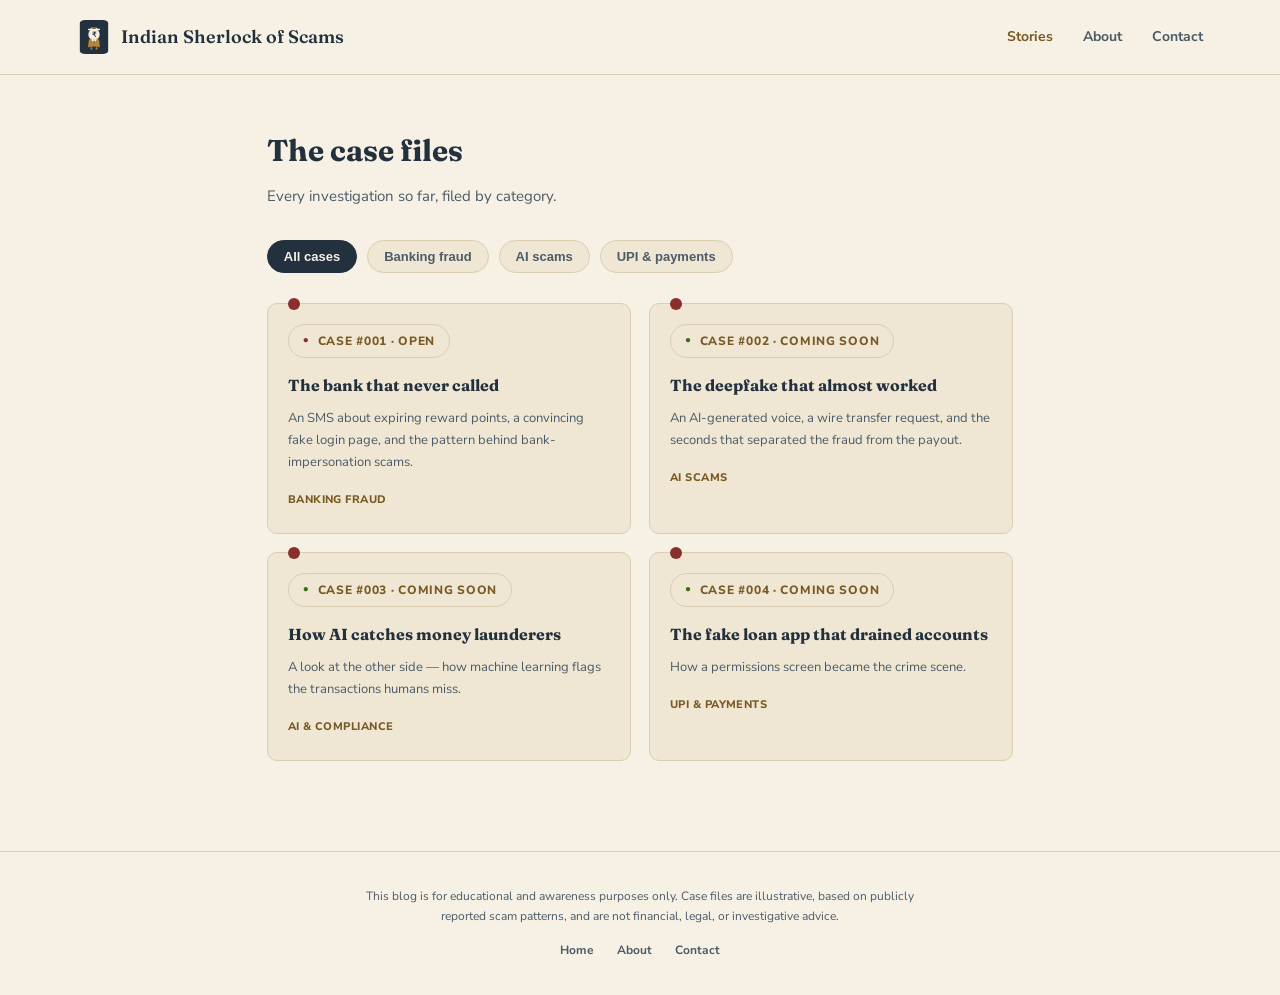
<file: stories.html>
<!DOCTYPE html>
<html lang="en">
<head>
<meta charset="UTF-8">
<meta name="viewport" content="width=device-width, initial-scale=1.0">
<title>Stories — Indian Sherlock of Scams</title>
<meta name="description" content="Every case file on Indian Sherlock of Scams, organized by category.">
<link rel="icon" href="assets/logo-icon.svg" type="image/svg+xml">
<link rel="stylesheet" href="styles.css">
<style>
  @import url('https://fonts.googleapis.com/css2?family=Fraunces:wght@400;600;700&family=Nunito+Sans:wght@400;600;800&display=swap');

  main{ max-width:900px; margin:0 auto; padding:50px 6vw 90px; position:relative; z-index:2; }
  h1{ font-size:30px; margin:0 0 8px; }
  .sub{ color:var(--ink-soft); margin:0 0 30px; font-size:15px; }

  .filters{ display:flex; gap:10px; flex-wrap:wrap; margin-bottom:30px; }
  .filter-btn{
    padding:8px 16px; border-radius:999px; border:1px solid var(--line);
    background:var(--parchment-2); font-size:13px; font-weight:700;
    color:var(--ink-soft); cursor:pointer;
  }
  .filter-btn.active{ background:var(--ink); color:var(--parchment); border-color:var(--ink); }

  .board{
    display:grid;
    grid-template-columns:repeat(auto-fit, minmax(240px,1fr));
    gap:18px;
  }
  .pin{
    background:var(--parchment-2);
    border:1px solid var(--line);
    border-radius:10px;
    padding:20px;
    text-decoration:none;
    color:var(--ink);
    display:block;
    position:relative;
    transition:transform 0.15s ease, border-color 0.15s ease;
  }
  .pin:hover{ transform:translateY(-3px) rotate(-0.5deg); border-color:var(--gold-dark); }
  .pin::before{
    content:'';
    position:absolute; top:-6px; left:20px;
    width:12px; height:12px; border-radius:50%;
    background:var(--stamp-red);
  }
  .pin .badge{ margin-bottom:14px; }
  .pin h3{ font-size:16px; margin:0 0 8px; }
  .pin p{ font-size:13px; color:var(--ink-soft); margin:0 0 12px; }
  .pin .tag{ font-size:11px; color:var(--gold-dark); font-weight:800; letter-spacing:0.04em; }
</style>
</head>
<body>

<header class="site-header">
  <a class="brand" href="index.html"><img src="assets/logo-icon.svg" alt="">Indian Sherlock of Scams</a>
  <button class="nav-toggle" aria-label="Toggle menu" onclick="document.querySelector('.site-nav').classList.toggle('open')">&#9776;</button>
  <nav class="site-nav">
    <a href="stories.html" class="active">Stories</a>
    <a href="about.html">About</a>
    <a href="contact.html">Contact</a>
  </nav>
</header>

<main>
  <h1>The case files</h1>
  <p class="sub">Every investigation so far, filed by category.</p>

  <div class="filters">
    <button class="filter-btn active" data-filter="all">All cases</button>
    <button class="filter-btn" data-filter="banking">Banking fraud</button>
    <button class="filter-btn" data-filter="ai">AI scams</button>
    <button class="filter-btn" data-filter="upi">UPI &amp; payments</button>
  </div>

  <div class="board" id="board">
    <a class="pin" href="posts/case-file-01.html" data-cat="banking">
      <span class="badge open">CASE #001 &middot; OPEN</span>
      <h3>The bank that never called</h3>
      <p>An SMS about expiring reward points, a convincing fake login page, and the pattern behind bank-impersonation scams.</p>
      <span class="tag">BANKING FRAUD</span>
    </a>
    <a class="pin" href="#" data-cat="ai">
      <span class="badge solved">CASE #002 &middot; COMING SOON</span>
      <h3>The deepfake that almost worked</h3>
      <p>An AI-generated voice, a wire transfer request, and the seconds that separated the fraud from the payout.</p>
      <span class="tag">AI SCAMS</span>
    </a>
    <a class="pin" href="#" data-cat="ai">
      <span class="badge solved">CASE #003 &middot; COMING SOON</span>
      <h3>How AI catches money launderers</h3>
      <p>A look at the other side &mdash; how machine learning flags the transactions humans miss.</p>
      <span class="tag">AI &amp; COMPLIANCE</span>
    </a>
    <a class="pin" href="#" data-cat="upi">
      <span class="badge solved">CASE #004 &middot; COMING SOON</span>
      <h3>The fake loan app that drained accounts</h3>
      <p>How a permissions screen became the crime scene.</p>
      <span class="tag">UPI &amp; PAYMENTS</span>
    </a>
  </div>
</main>

<footer class="site-footer">
  <p class="disclaimer">This blog is for educational and awareness purposes only. Case files are illustrative, based on publicly reported scam patterns, and are not financial, legal, or investigative advice.</p>
  <div class="foot-links">
    <a href="index.html">Home</a>
    <a href="about.html">About</a>
    <a href="contact.html">Contact</a>
  </div>
</footer>

<script>
  const buttons = document.querySelectorAll('.filter-btn');
  const pins = document.querySelectorAll('.pin');
  buttons.forEach(function(btn){
    btn.addEventListener('click', function(){
      buttons.forEach(b => b.classList.remove('active'));
      btn.classList.add('active');
      const filter = btn.dataset.filter;
      pins.forEach(function(pin){
        pin.style.display = (filter === 'all' || pin.dataset.cat === filter) ? 'block' : 'none';
      });
    });
  });
</script>

</body>
</html>
</file>
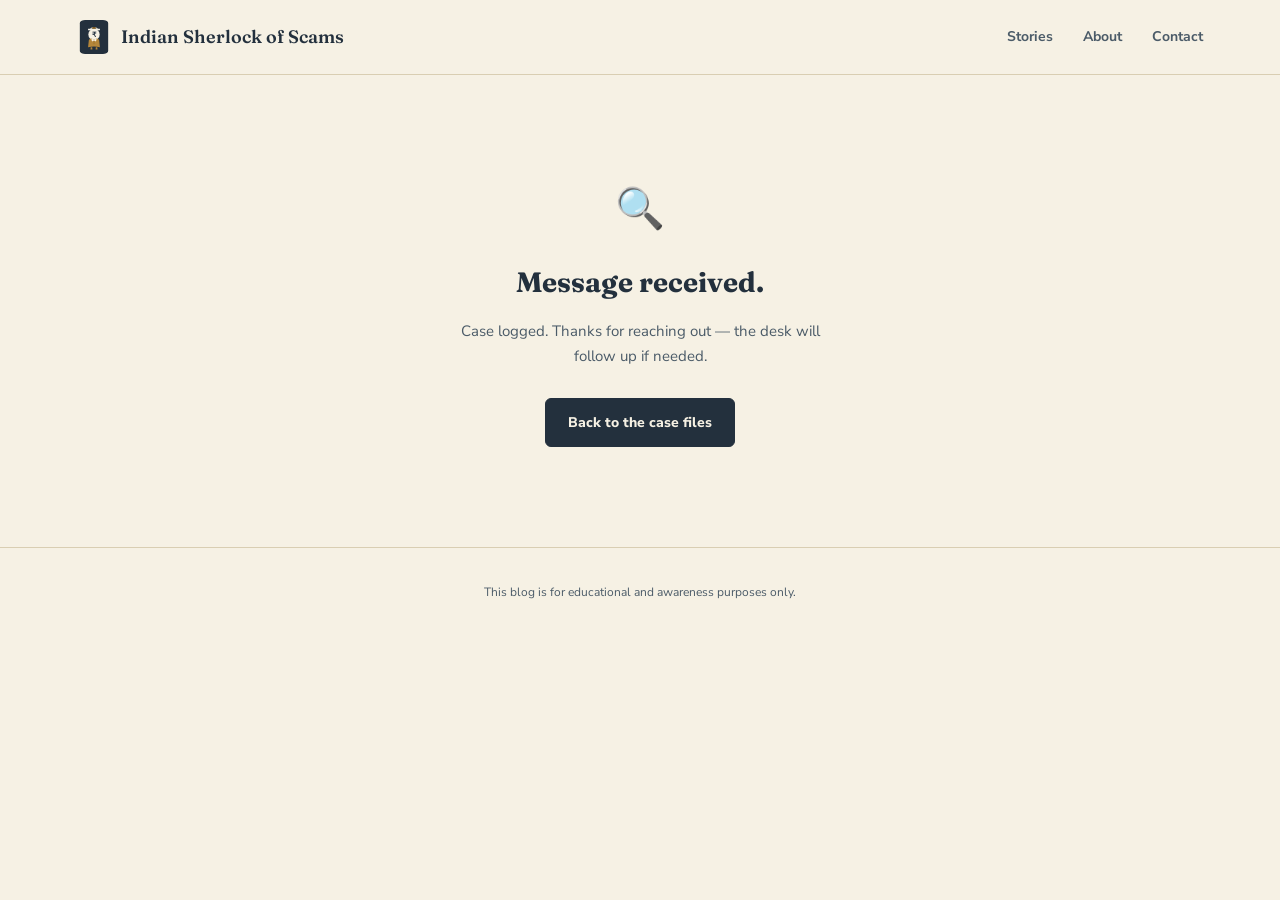
<file: thank-you.html>
<!DOCTYPE html>
<html lang="en">
<head>
<meta charset="UTF-8">
<meta name="viewport" content="width=device-width, initial-scale=1.0">
<title>Thank you — Indian Sherlock of Scams</title>
<link rel="icon" href="assets/logo-icon.svg" type="image/svg+xml">
<link rel="stylesheet" href="styles.css">
<style>
  @import url('https://fonts.googleapis.com/css2?family=Fraunces:wght@400;600;700&family=Nunito+Sans:wght@400;600;800&display=swap');
  main{
    max-width:520px; margin:0 auto; padding:100px 6vw;
    text-align:center; position:relative; z-index:2;
  }
  main .icon{ font-size:40px; margin-bottom:16px; }
  main h1{ font-size:28px; margin:0 0 12px; }
  main p{ color:var(--ink-soft); font-size:15px; margin:0 0 28px; }
</style>
</head>
<body>

<header class="site-header">
  <a class="brand" href="index.html"><img src="assets/logo-icon.svg" alt="">Indian Sherlock of Scams</a>
  <nav class="site-nav">
    <a href="stories.html">Stories</a>
    <a href="about.html">About</a>
    <a href="contact.html">Contact</a>
  </nav>
</header>

<main>
  <div class="icon">&#128269;</div>
  <h1>Message received.</h1>
  <p>Case logged. Thanks for reaching out &mdash; the desk will follow up if needed.</p>
  <a class="btn btn-primary" href="index.html">Back to the case files</a>
</main>

<footer class="site-footer">
  <p class="disclaimer">This blog is for educational and awareness purposes only.</p>
</footer>

</body>
</html>
</file>
<file: styles.css>
/* ===== Indian Sherlock of Scams — Global Styles ===== */

:root{
  --ink: #23303D;
  --ink-soft: #4B5B68;
  --parchment: #F6F1E4;
  --parchment-2: #EFE7D3;
  --parchment-3: #EAE2CC;
  --gold: #B4863A;
  --gold-dark: #7A5A24;
  --line: #D9CEB2;
  --redact: #23303D;
  --stamp-red: #8B2E2E;
}

*{ box-sizing: border-box; }

html{ scroll-behavior: smooth; }

body{
  margin:0;
  background:var(--parchment);
  color:var(--ink);
  font-family:'Nunito Sans', sans-serif;
  line-height:1.7;
}

a{ color:inherit; }

img, svg{ max-width:100%; }

/* ---- Header / Nav ---- */
header.site-header{
  position:relative;
  z-index:5;
  display:flex;
  justify-content:space-between;
  align-items:center;
  padding:20px 6vw;
  border-bottom:1px solid var(--line);
  background:var(--parchment);
}
.brand{
  display:flex;
  align-items:center;
  gap:10px;
  font-family:'Fraunces', serif;
  font-weight:600;
  font-size:18px;
  text-decoration:none;
  color:var(--ink);
}
.brand img{ width:34px; height:34px; border-radius:8px; }

nav.site-nav a{
  color:var(--ink-soft);
  text-decoration:none;
  margin-left:26px;
  font-size:14px;
  font-weight:700;
}
nav.site-nav a:hover{ color:var(--ink); }
nav.site-nav a.active{ color:var(--gold-dark); }

.nav-toggle{ display:none; }

@media (max-width:640px){
  nav.site-nav{
    position:fixed;
    top:0; right:-260px;
    width:240px; height:100vh;
    background:var(--parchment-2);
    flex-direction:column;
    padding:80px 24px;
    transition:right 0.25s ease;
    z-index:10;
    box-shadow: -6px 0 20px rgba(0,0,0,0.08);
  }
  nav.site-nav.open{ right:0; }
  nav.site-nav a{ display:block; margin:0 0 20px; font-size:16px; }
  .nav-toggle{
    display:block;
    background:none; border:none;
    font-size:22px; cursor:pointer;
    color:var(--ink);
    z-index:11;
  }
}

/* ---- Footer ---- */
footer.site-footer{
  text-align:center;
  padding:34px 20px;
  font-size:12px;
  color:var(--ink-soft);
  border-top:1px solid var(--line);
  position:relative;
  z-index:2;
}
footer.site-footer .disclaimer{
  max-width:560px;
  margin:0 auto 14px;
}
footer.site-footer .foot-links a{
  text-decoration:none;
  color:var(--ink-soft);
  margin:0 10px;
  font-weight:700;
}

/* ---- Buttons ---- */
.btn{
  display:inline-flex;
  align-items:center;
  gap:8px;
  padding:12px 22px;
  border-radius:6px;
  font-weight:800;
  font-size:14px;
  text-decoration:none;
  border:1px solid var(--ink);
  cursor:pointer;
  font-family:'Nunito Sans', sans-serif;
  transition:transform 0.15s ease, background 0.15s ease, color 0.15s ease;
}
.btn-primary{ background:var(--ink); color:var(--parchment); }
.btn-primary:hover{ background:var(--gold-dark); border-color:var(--gold-dark); }
.btn-secondary{ background:transparent; color:var(--ink); }
.btn-secondary:hover{ background:var(--ink); color:var(--parchment); }
.btn:active{ transform:scale(0.98); }

/* ---- Badges ---- */
.badge{
  display:inline-flex;
  align-items:center;
  gap:8px;
  background:var(--parchment-2);
  border:1px solid var(--line);
  color:var(--gold-dark);
  font-size:12px;
  font-weight:800;
  letter-spacing:0.06em;
  padding:6px 14px;
  border-radius:999px;
}
.badge.open::before{ content:'\25CF'; color:var(--stamp-red); font-size:10px; }
.badge.solved::before{ content:'\25CF'; color:#3B6D11; font-size:10px; }

/* ---- Currency note drift animation (ambient background) ---- */
.note{
  position:fixed;
  top:-60px;
  font-size:26px;
  opacity:0.12;
  color:var(--gold-dark);
  pointer-events:none;
  z-index:0;
  animation-name:drift;
  animation-timing-function:linear;
  animation-iteration-count:infinite;
}
@keyframes drift{
  0%{ transform:translateY(-10vh) translateX(0) rotate(0deg); }
  50%{ transform:translateY(50vh) translateX(30px) rotate(180deg); }
  100%{ transform:translateY(110vh) translateX(-20px) rotate(360deg); }
}
@media (prefers-reduced-motion: reduce){
  .note{ animation:none; opacity:0.05; }
}

/* ---- Redacted text ---- */
.redact{
  background:var(--redact);
  color:var(--redact);
  border-radius:3px;
  cursor:pointer;
  transition:background 0.25s ease, color 0.25s ease;
  padding:0 3px;
}
.redact:hover, .redact.revealed{ background:var(--parchment-2); color:var(--ink); }

/* ---- Headings ---- */
h1,h2,h3{ font-family:'Fraunces', serif; font-weight:700; color:var(--ink); }

/* ---- Skip link for accessibility ---- */
.skip-link{
  position:absolute; left:-999px; top:0;
  background:var(--ink); color:var(--parchment);
  padding:10px 16px; z-index:100;
}
.skip-link:focus{ left:10px; top:10px; }
</file>
